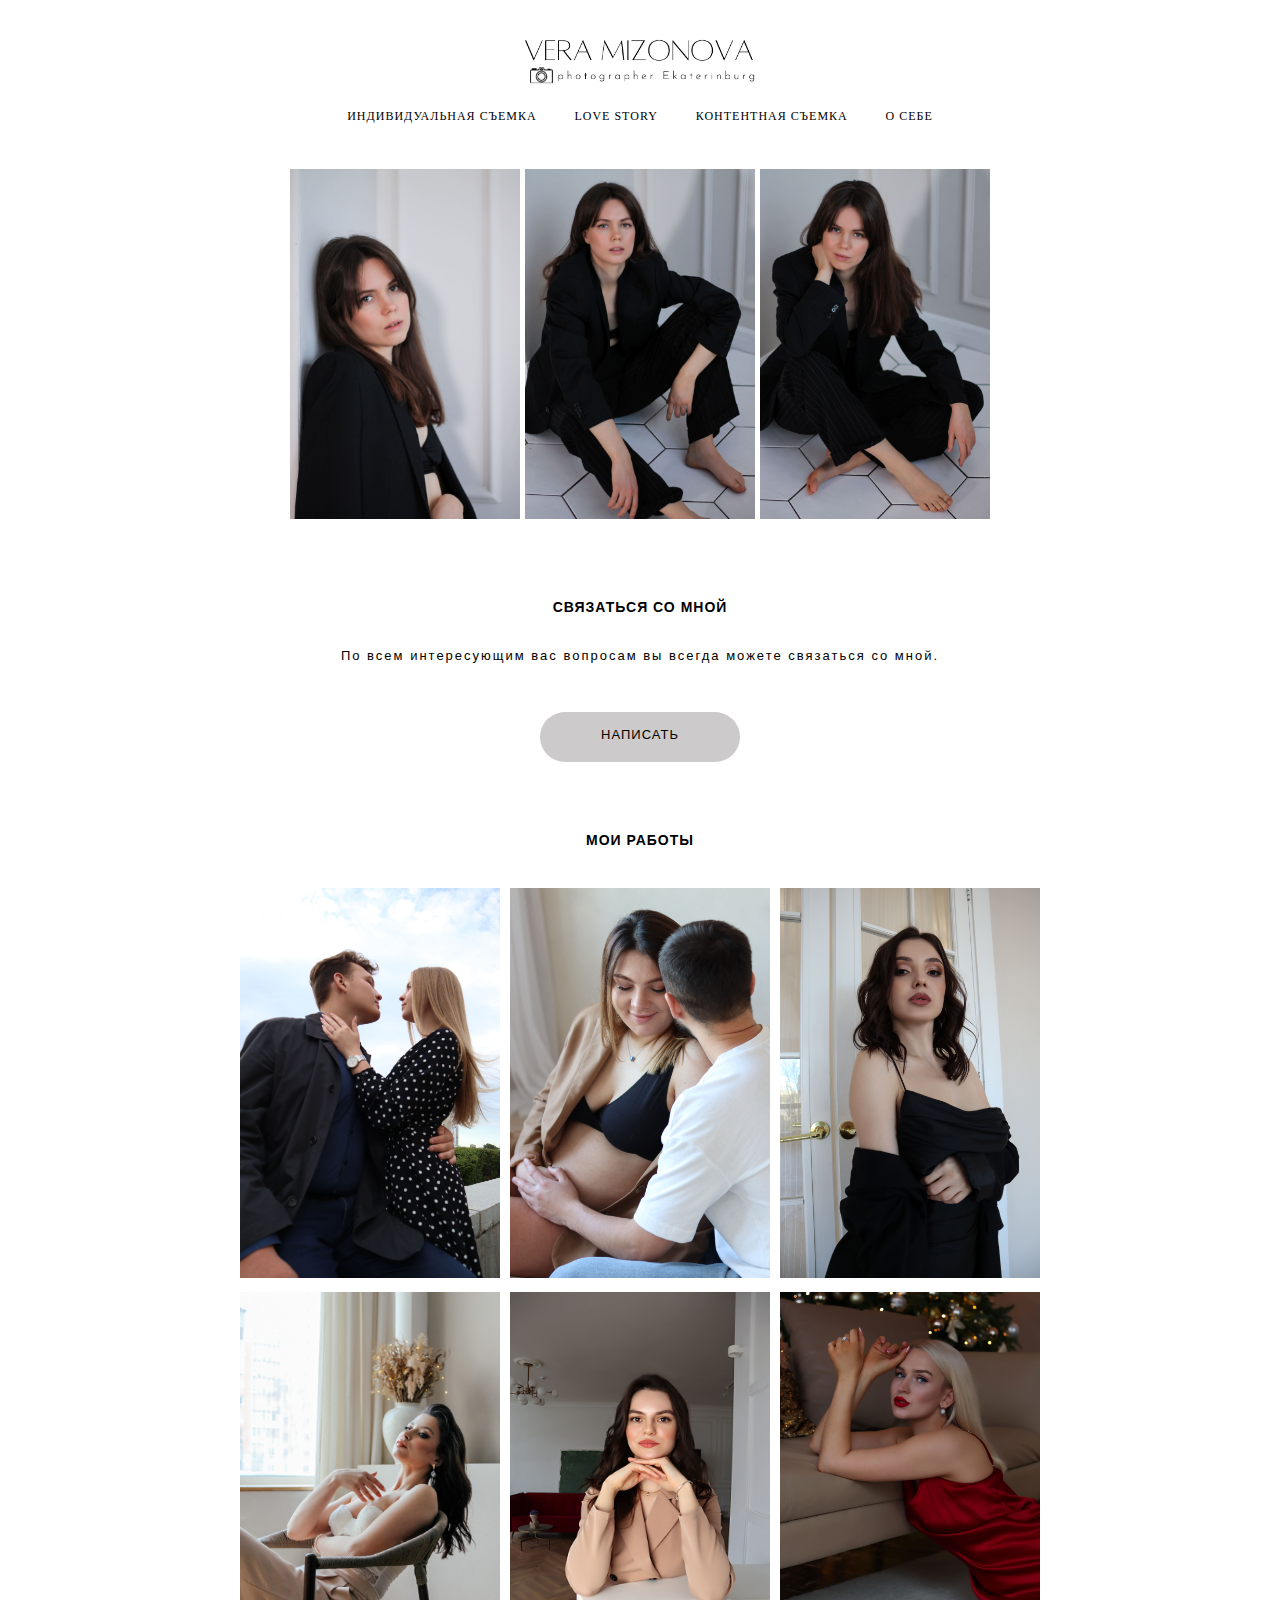
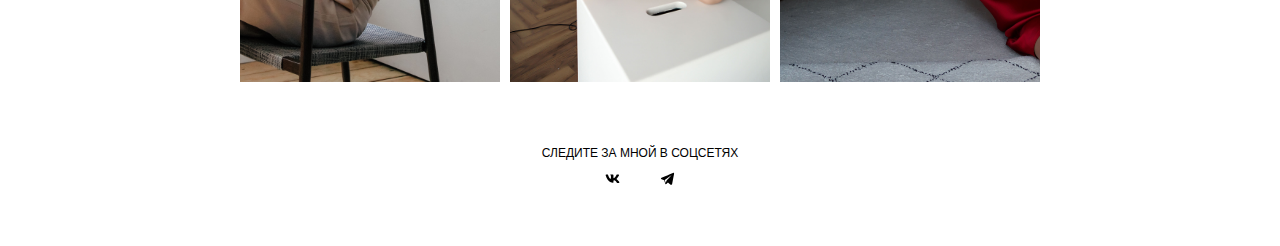
<file: index.html>
<!DOCTYPE html>
<html lang="en">
<head>
    <meta charset="UTF-8">
    <meta http-equiv="X-UA-Compatible" content="IE=edge">
    <meta name="viewport" content="width=device-width, initial-scale=1.0">
    <title>foto_by_mizonova</title>
    <link rel="stylesheet" href="https://unpkg.com/swiper@8/swiper-bundle.min.css"/>
    <link rel="stylesheet" href="css/style.css">
</head>
<body>
    <div class="site-container container">
        <header class="header">
            <a href="#" class="header__logo"></a>
            <nav class="header__nav">
                <ul class="header__list">
                    <li class="list-item">
                        <a href="individual.html" class="list-link">Индивидуальная съемка</a>
                    </li>
                    <li class="list-item">
                        <a href="lovestory.html" class="list-link">Love Story</a>
                    </li>
                    <li class="list-item">
                        <a href="content.html" class="list-link">Контентная съемка</a>
                    </li>
                    <li class="list-item">
                        <a href="contacts.html" class="list-link">О себе</a>
                    </li>
                </ul>
            </nav>
            <button class="burger btn-reset">
                <span class="burger__line"></span>
            </button>
        </header>
        <main class="main container">
            <div class="swiper">
                <div class="swiper-wrapper">
                    <div class="swiper-slide">
                        <div class="slide-content slide-1"></div>
                    </div>
                    <div class="swiper-slide">
                        <div class="slide-content slide-2"></div>
                    </div>
                    <div class="swiper-slide">
                        <div class="slide-content slide-3"></div>
                    </div>
                    <div class="swiper-slide">
                        <div class="slide-content slide-4"></div>
                    </div>
                    <div class="swiper-slide">
                        <div class="slide-content slide-5"></div>
                    </div>
                    <div class="swiper-slide">
                        <div class="slide-content slide-6"></div>
                    </div>
                    <div class="swiper-slide">
                        <div class="slide-content slide-7"></div>
                    </div>
                    <div class="swiper-slide">
                        <div class="slide-content slide-8"></div>
                    </div>
                    <div class="swiper-slide">
                        <div class="slide-content slide-9"></div>
                    </div>
                    <div class="swiper-slide">
                        <div class="slide-content slide-10"></div>
                    </div>
                    <div class="swiper-slide">
                        <div class="slide-content slide-11"></div>
                    </div>
                    <div class="swiper-slide">
                        <div class="slide-content slide-12"></div>
                    </div>
                </div>
            </div>
        </main>

        <section class="descr container">
            <h2 class="descr__title">Связаться со мной</h2>
            <div class="descr__text">
                По всем интересующим вас вопросам вы всегда можете связаться со мной.
            </div>
            <a href="https://wa.me/79655162667" class="descr__link">Написать</a>
            <!-- <button class="descr__btn btn-reset">Написать</button> -->
        </section>

        <section class="portfolio container">
            <h2 class="portfolio__title">Мои работы</h2>
            <ul class="portfolio__list grid">
                <li class="portfolio__item">
                    <img src="img/16.JPG" alt="" class="portfolio__img">
                </li>
                <li class="portfolio__item">
                    <img src="img/25.JPG" alt="" class="portfolio__img">
                </li>
                <li class="portfolio__item">
                    <img src="img/23.jpg" alt="" class="portfolio__img">
                </li>
                <li class="portfolio__item">
                    <img src="img/1.jpg" alt="" class="portfolio__img">
                </li>
                <li class="portfolio__item">
                    <img src="img/32.jpg" alt="" class="portfolio__img">
                </li>
                <li class="portfolio__item">
                    <img src="img/28.jpg" alt="" class="portfolio__img">
                </li>
            </ul>
        </section>
        <section class="social container">
            <h2 class="social__title">Следите за мной в соцсетях</h2>
            <ul class="social__list">
                <li class="social__item">
                    <a href="https://vk.com/foto_by_mizonova" class="social__link social__link-vk"></a>
                </li>
                <li class="social__item">
                    <a href="https://t.me/Mizonova_Foto" class="social__link social__link-tm"></a>
                </li>
            </ul>
        </section>

    </div>
    <script src="https://unpkg.com/swiper@8/swiper-bundle.min.js"></script>
    <script src="js/script.js"></script>
</body>
</html>
</file>
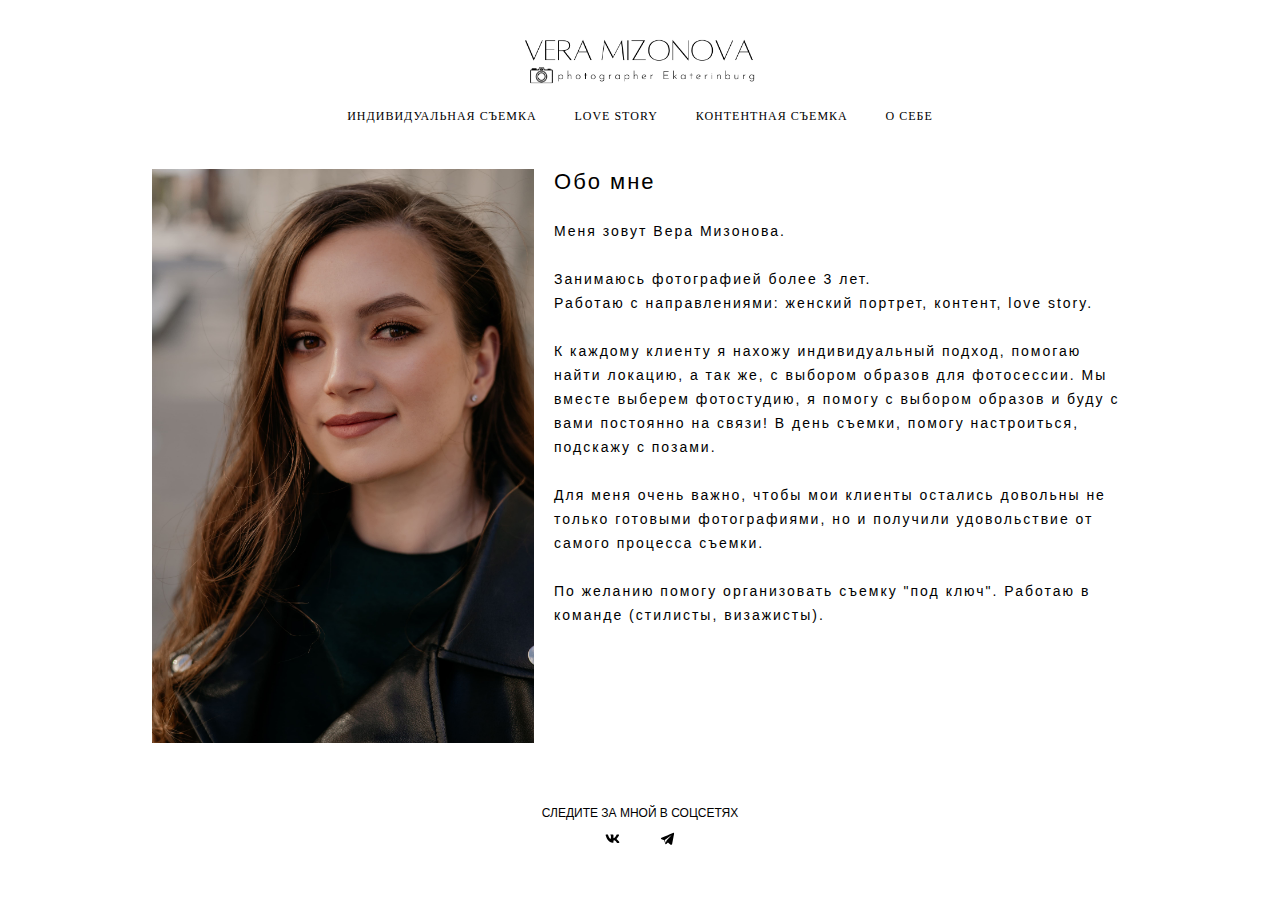
<file: contacts.html>
<!DOCTYPE html>
<html lang="en">
<head>
    <meta charset="UTF-8">
    <meta http-equiv="X-UA-Compatible" content="IE=edge">
    <meta name="viewport" content="width=device-width, initial-scale=1.0">
    <title>foto_by_mizonova</title>
    <link rel="stylesheet" href="https://unpkg.com/swiper@8/swiper-bundle.min.css"/>
    <link rel="stylesheet" href="css/style.css">
</head>
<body>
    <div class="site-container container">
        <header class="header">
            <a href="index.html" class="header__logo"></a>
            <nav class="header__nav">
                <ul class="header__list">
                    <li class="list-item">
                        <a href="individual.html" class="list-link">Индивидуальная съемка</a>
                    </li>
                    <li class="list-item">
                        <a href="lovestory.html" class="list-link">Love Story</a>
                    </li>
                    <li class="list-item">
                        <a href="content.html" class="list-link">Контентная съемка</a>
                    </li>
                    <li class="list-item">
                        <a href="contacts.html" class="list-link">О себе</a>
                    </li>
                </ul>
            </nav>
            <button class="burger btn-reset">
                <span class="burger__line"></span>
            </button>
        </header>
        
        <section class="about container">
            <div class="about__img">
                <img src="img/046.jpg" alt="about-photo">
            </div>
            <div class="about__descr">
                <div class="about__descr-title">
                    Обо мне
                </div>
                <div class="about__descr-text">
                    Меня зовут Вера Мизонова. 
                    <br><br>
                    Занимаюсь фотографией более 3 лет.
                    <br>
                    Работаю с направлениями: женский портрет, контент, love story.
                    <br><br> 
                    К каждому клиенту я нахожу индивидуальный подход, помогаю найти локацию, а так же, с выбором образов для фотосессии. Мы вместе выберем фотостудию, я помогу с выбором образов и буду с вами постоянно на связи! В день съемки, помогу настроиться, подскажу с позами. <br><br> 
                    Для меня очень важно, чтобы мои клиенты остались довольны не только готовыми фотографиями, но и получили удовольствие от самого процесса съемки.
                    <br><br> 
                    По желанию помогу организовать съемку "под ключ". Работаю в команде (стилисты, визажисты).
                </div>
            </div>
        </section>
       
        <section class="social container">
            <h2 class="social__title">Следите за мной в соцсетях</h2>
            <ul class="social__list">
                <li class="social__item">
                    <a href="https://vk.com/foto_by_mizonova" class="social__link social__link-vk"></a>
                </li>
                <li class="social__item">
                    <a href="https://t.me/Mizonova_Foto" class="social__link social__link-tm"></a>
                </li>
            </ul>
        </section>
    </div>
    <script src="https://unpkg.com/swiper@8/swiper-bundle.min.js"></script>
    <script src="js/script.js"></script>
</body>
</html>
</file>
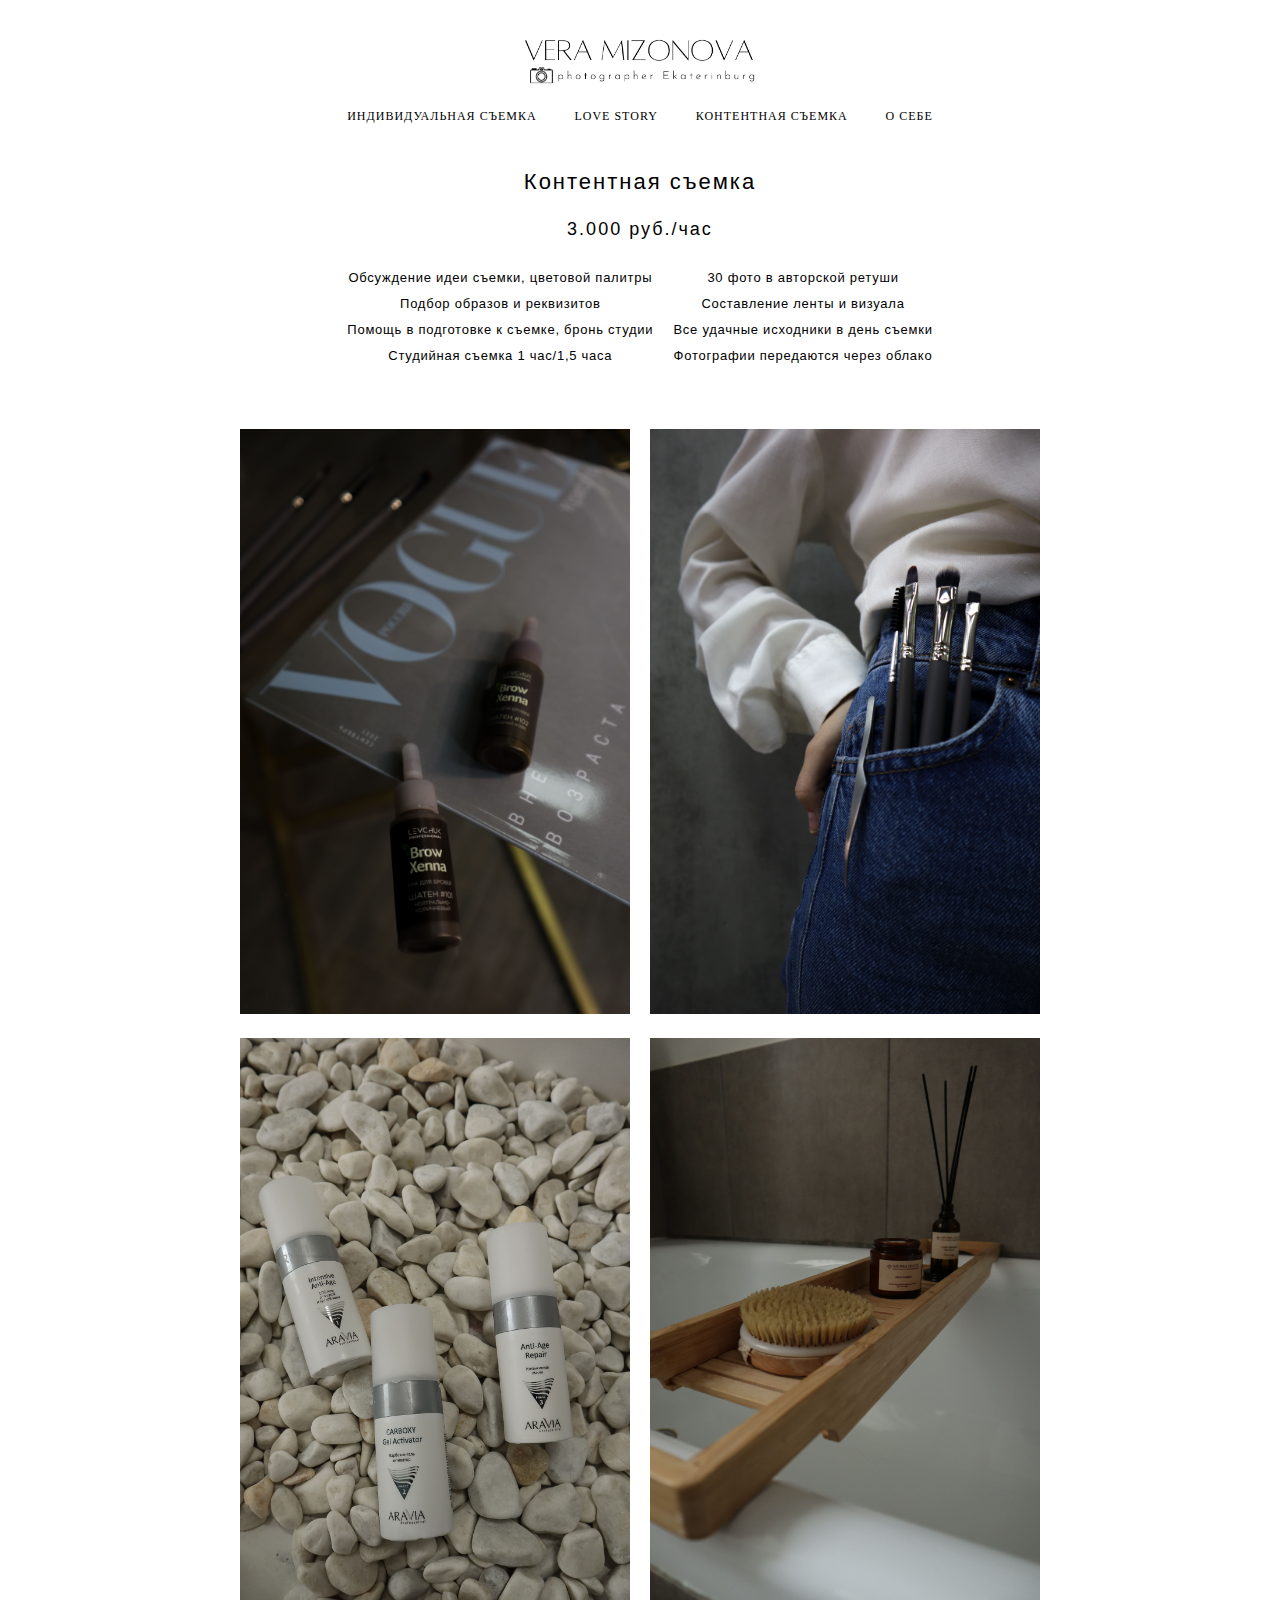
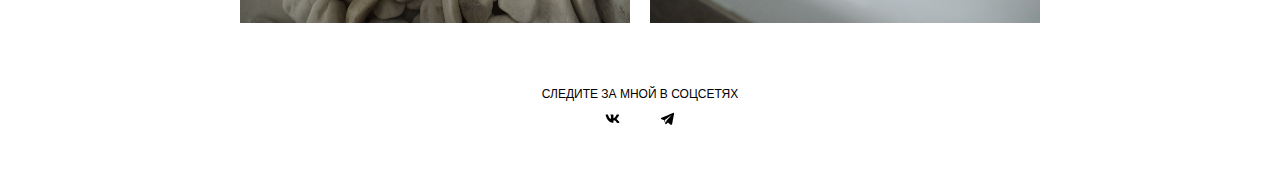
<file: content.html>
<!DOCTYPE html>
<html lang="en">
<head>
    <meta charset="UTF-8">
    <meta http-equiv="X-UA-Compatible" content="IE=edge">
    <meta name="viewport" content="width=device-width, initial-scale=1.0">
    <title>foto_by_mizonova</title>
    <link rel="stylesheet" href="https://unpkg.com/swiper@8/swiper-bundle.min.css"/>
    <link rel="stylesheet" href="css/style.css">
</head>
<body>
    <div class="site-container container">
        <header class="header">
            <a href="index.html" class="header__logo"></a>
            <nav class="header__nav">
                <ul class="header__list">
                    <li class="list-item">
                        <a href="individual.html" class="list-link">Индивидуальная съемка</a>
                    </li>
                    <li class="list-item">
                        <a href="lovestory.html" class="list-link">Love Story</a>
                    </li>
                    <li class="list-item">
                        <a href="content.html" class="list-link">Контентная съемка</a>
                    </li>
                    <li class="list-item">
                        <a href="contacts.html" class="list-link">О себе</a>
                    </li>
                </ul>
            </nav>
            <button class="burger btn-reset">
                <span class="burger__line"></span>
            </button>
        </header>
        <section class="content__descr container">
            <h2 class="content__descr-title">Контентная съемка</h2>
            <h3 class="content__descr-subtitle">3.000 руб./час</h3>
            <ul class="content__descr-list">
                <li class="content__descr-list-item">
                    Обсуждение идеи съемки, цветовой палитры
                    <br>
                    Подбор образов и реквизитов
                    <br>
                    Помощь в подготовке к съемке, бронь студии
                    <br>
                    Студийная съемка 1 час/1,5 часа
                </li>
                <li class="content__descr-list-item">
                    30 фото в авторской ретуши
                    <br>
                    Составление ленты и визуала
                    <br>
                    Все удачные исходники в день съемки
                    <br>
                    Фотографии передаются через облако
                </li>
            </ul>
        </section>
        <section class="content__portfolio container">
            <ul class="content__portfolio__list content-grid">
                <li class="content__portfolio__item">
                    <img src="img/17.jpg" alt="" class="content__portfolio__img">
                </li>
                <li class="content__portfolio__item">
                    <img src="img/19.jpg" alt="" class="content__portfolio__img">
                </li>
                <li class="content__portfolio__item">
                    <img src="img/30.jpg" alt="" class="content__portfolio__img">
                </li>
                <li class="content__portfolio__item">
                    <img src="img/31.jpg" alt="" class="content__portfolio__img">
                </li>
            </ul>
        </section>
       
       
        <section class="social container">
            <h2 class="social__title">Следите за мной в соцсетях</h2>
            <ul class="social__list">
                <li class="social__item">
                    <a href="https://vk.com/foto_by_mizonova" class="social__link social__link-vk"></a>
                </li>
                <li class="social__item">
                    <a href="https://t.me/Mizonova_Foto" class="social__link social__link-tm"></a>
                </li>
            </ul>
        </section>
    </div>
    <script src="https://unpkg.com/swiper@8/swiper-bundle.min.js"></script>
    <script src="js/script.js"></script>
</body>
</html>
</file>
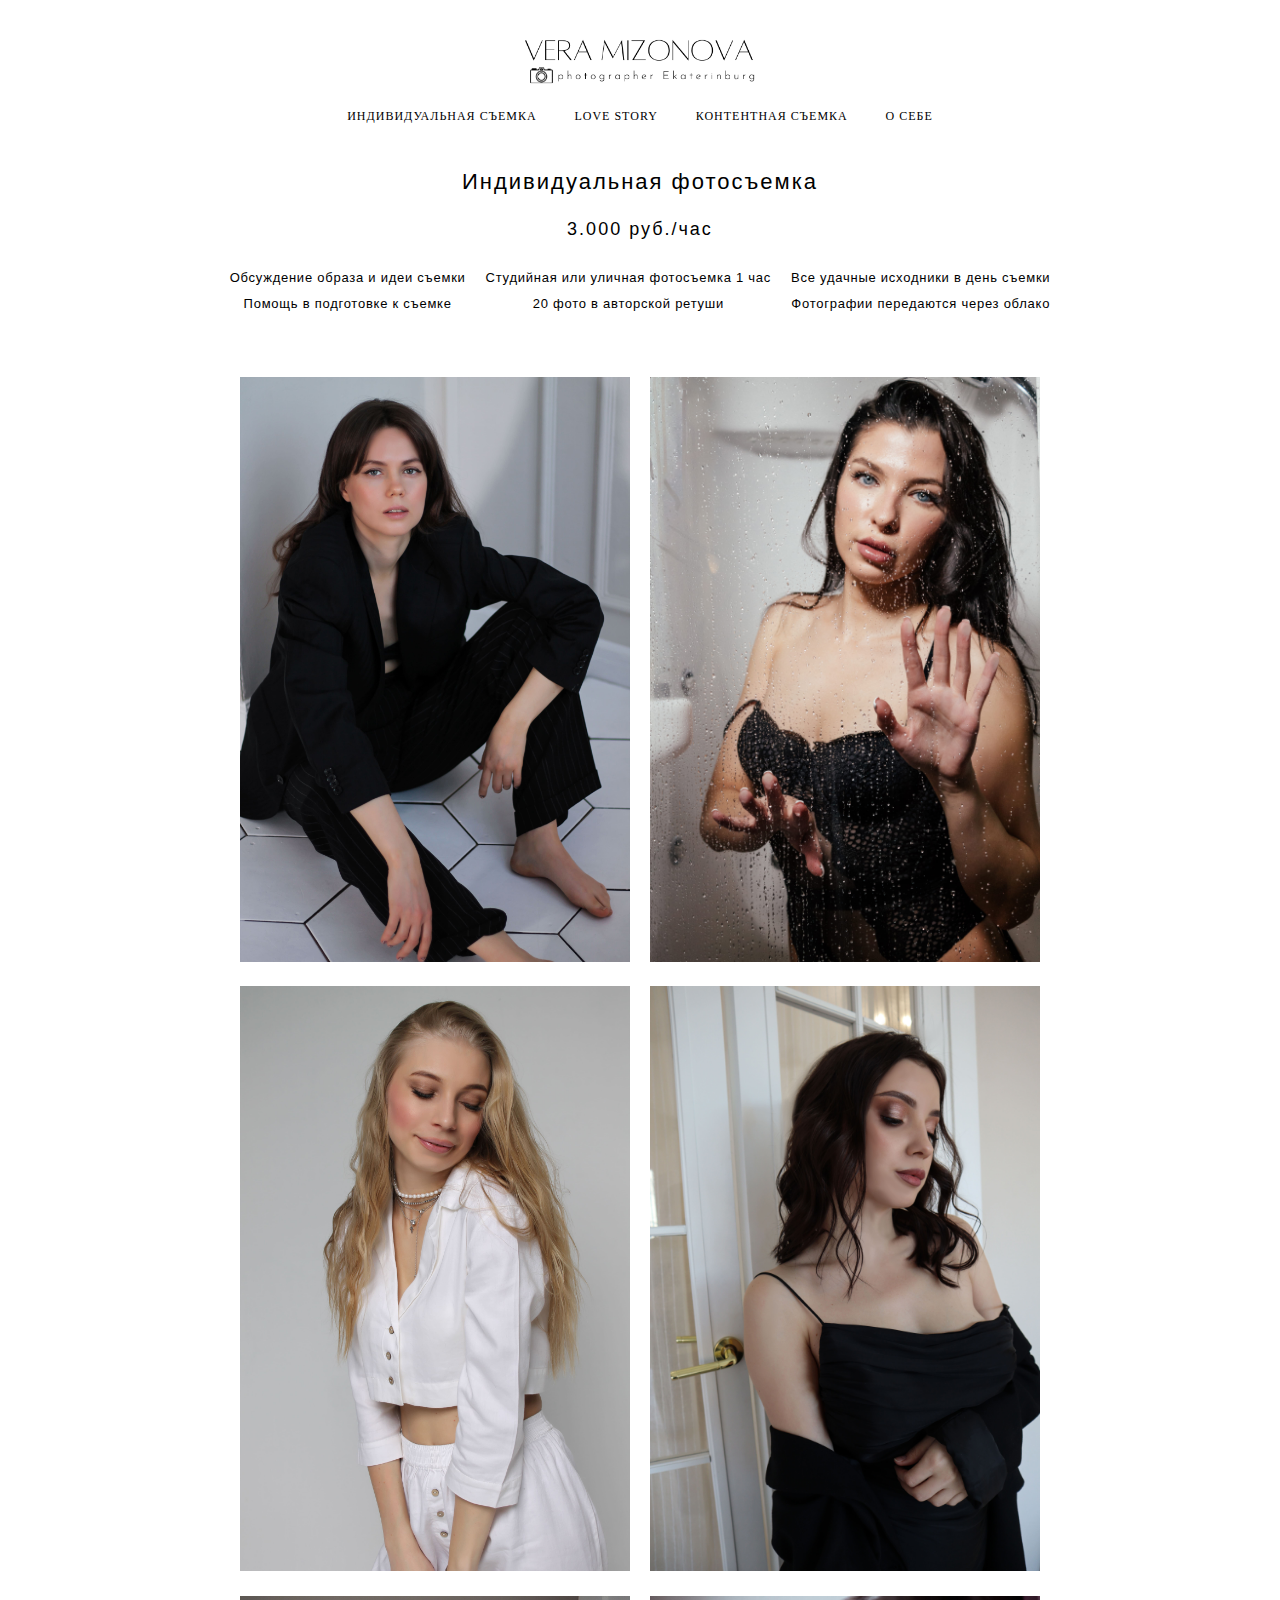
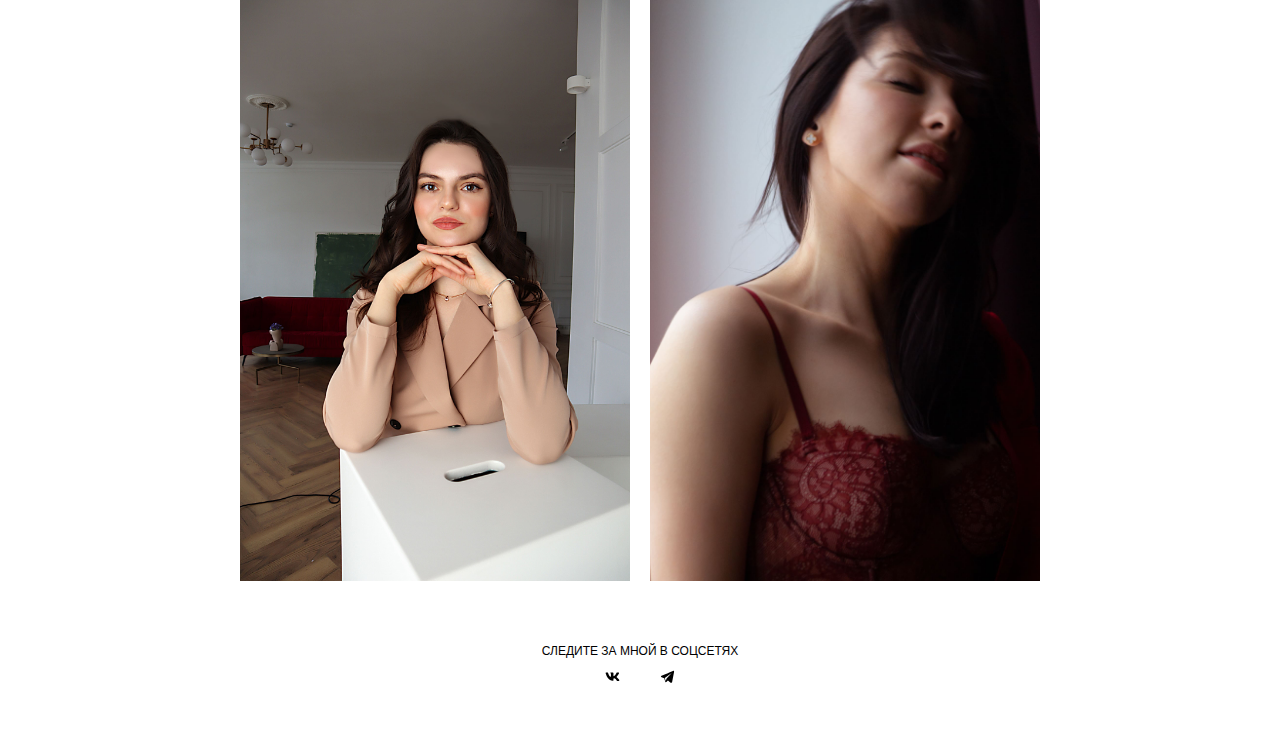
<file: individual.html>
<!DOCTYPE html>
<html lang="en">
<head>
    <meta charset="UTF-8">
    <meta http-equiv="X-UA-Compatible" content="IE=edge">
    <meta name="viewport" content="width=device-width, initial-scale=1.0">
    <title>foto_by_mizonova</title>
    <link rel="stylesheet" href="https://unpkg.com/swiper@8/swiper-bundle.min.css"/>
    <link rel="stylesheet" href="css/style.css">
</head>
<body>
    <div class="site-container container">
        <header class="header">
            <a href="index.html" class="header__logo"></a>
            <nav class="header__nav">
                <ul class="header__list">
                    <li class="list-item">
                        <a href="individual.html" class="list-link">Индивидуальная съемка</a>
                    </li>
                    <li class="list-item">
                        <a href="lovestory.html" class="list-link">Love Story</a>
                    </li>
                    <li class="list-item">
                        <a href="content.html" class="list-link">Контентная съемка</a>
                    </li>
                    <li class="list-item">
                        <a href="contacts.html" class="list-link">О себе</a>
                    </li>
                </ul>
            </nav>
            <button class="burger btn-reset">
                <span class="burger__line"></span>
            </button>
        </header>
        <section class="individual__descr container">
            <h2 class="individual__descr-title">Индивидуальная фотосъемка</h2>
            <h3 class="individual__descr-subtitle">3.000 руб./час</h3>
            <ul class="individual__descr-list">
                <li class="individual__descr-list-item">
                    Обсуждение образа и идеи съемки
                    <br>
                    Помощь в подготовке к съемке
                    </li>
                <li class="individual__descr-list-item">
                    Студийная или уличная фотосъемка 1 час
                    <br>
                    20 фото в авторской ретуши
                </li>
                <li class="individual__descr-list-item">
                    Все удачные исходники в день съемки
                    <br>
                    Фотографии передаются через облако
                </li>
            </ul>
        </section>
        <section class="individual__portfolio container">
            <ul class="individual__portfolio__list individual-grid">
                <li class="individual__portfolio__item">
                    <img src="img/4.jpg" alt="" class="individual__portfolio__img">
                </li>
                <li class="individual__portfolio__item">
                    <img src="img/11.jpg" alt="" class="individual__portfolio__img">
                </li>
                <li class="individual__portfolio__item">
                    <img src="img/13.jpg" alt="" class="individual__portfolio__img">
                </li>
                <li class="individual__portfolio__item">
                    <img src="img/24.jpg" alt="" class="individual__portfolio__img">
                </li>
                <li class="individual__portfolio__item">
                    <img src="img/32.jpg" alt="" class="individual__portfolio__img">
                </li>
                <li class="individual__portfolio__item">
                    <img src="img/7.jpg" alt="" class="individual__portfolio__img">
                </li>
            </ul>
        </section>
       
       
        <section class="social container">
            <h2 class="social__title">Следите за мной в соцсетях</h2>
            <ul class="social__list">
                <li class="social__item">
                    <a href="https://vk.com/foto_by_mizonova" class="social__link social__link-vk"></a>
                </li>
                <li class="social__item">
                    <a href="https://t.me/Mizonova_Foto" class="social__link social__link-tm"></a>
                </li>
            </ul>
        </section>
    </div>
    <script src="https://unpkg.com/swiper@8/swiper-bundle.min.js"></script>
    <script src="js/script.js"></script>
</body>
</html>
</file>
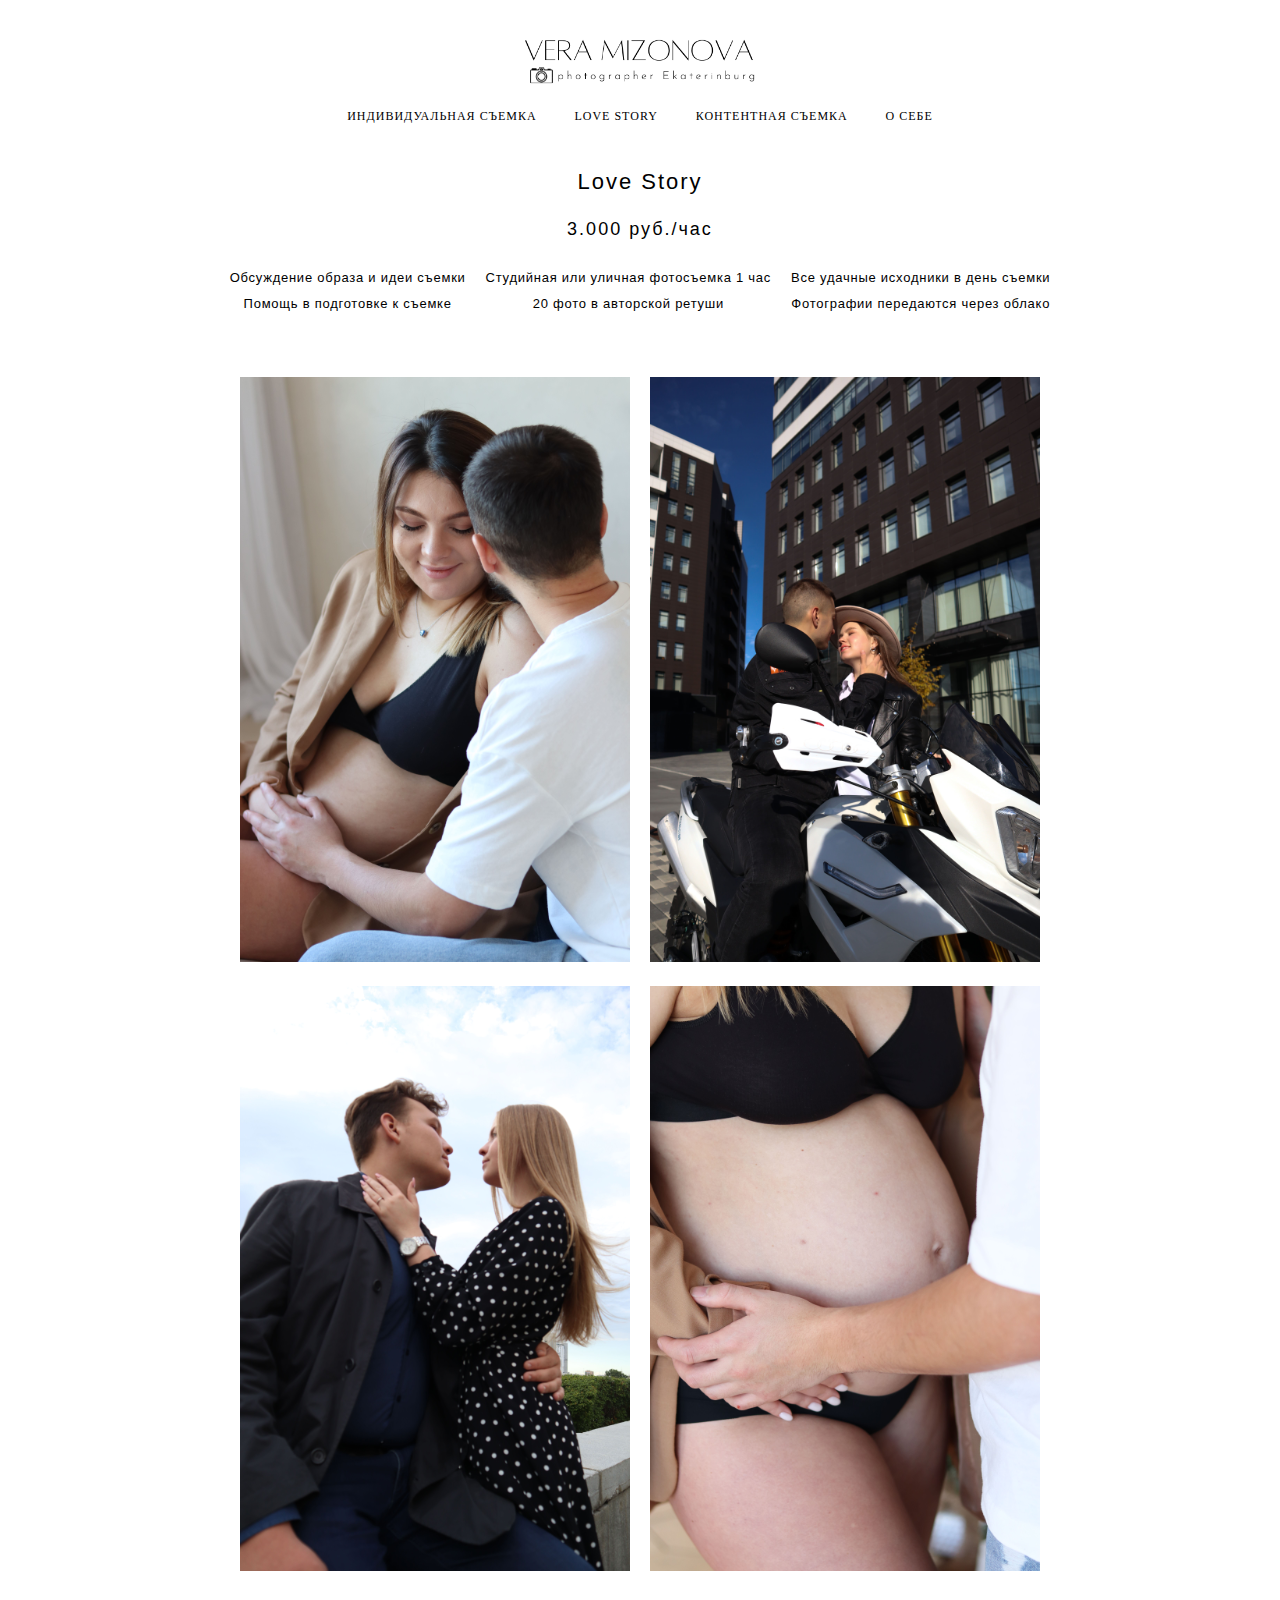
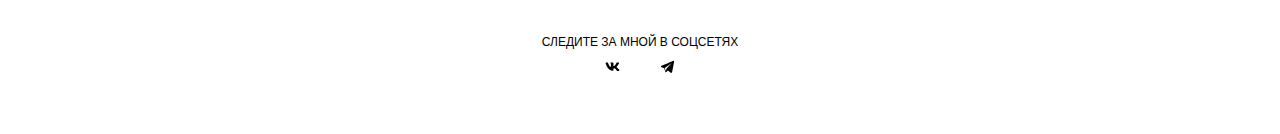
<file: lovestory.html>
<!DOCTYPE html>
<html lang="en">
<head>
    <meta charset="UTF-8">
    <meta http-equiv="X-UA-Compatible" content="IE=edge">
    <meta name="viewport" content="width=device-width, initial-scale=1.0">
    <title>foto_by_mizonova</title>
    <link rel="stylesheet" href="https://unpkg.com/swiper@8/swiper-bundle.min.css"/>
    <link rel="stylesheet" href="css/style.css">
</head>
<body>
    <div class="site-container container">
        <header class="header">
            <a href="index.html" class="header__logo"></a>
            <nav class="header__nav">
                <ul class="header__list">
                    <li class="list-item">
                        <a href="individual.html" class="list-link">Индивидуальная съемка</a>
                    </li>
                    <li class="list-item">
                        <a href="lovestory.html" class="list-link">Love Story</a>
                    </li>
                    <li class="list-item">
                        <a href="content.html" class="list-link">Контентная съемка</a>
                    </li>
                    <li class="list-item">
                        <a href="contacts.html" class="list-link">О себе</a>
                    </li>
                </ul>
            </nav>
            <button class="burger btn-reset">
                <span class="burger__line"></span>
            </button>
        </header>
        <section class="lovestory__descr container">
            <h2 class="lovestory__descr-title">Love Story</h2>
            <h3 class="lovestory__descr-subtitle">3.000 руб./час</h3>
            <ul class="lovestory__descr-list">
                <li class="lovestory__descr-list-item">
                    Обсуждение образа и идеи съемки
                    <br>
                    Помощь в подготовке к съемке
                </li>
                <li class="lovestory__descr-list-item">
                    Студийная или уличная фотосъемка 1 час
                    <br>
                    20 фото в авторской ретуши
                </li>
                <li class="lovestory__descr-list-item">
                    Все удачные исходники в день съемки
                    <br>
                    Фотографии передаются через облако
                </li>
            </ul>
        </section>
        <section class="lovestory__portfolio container">
            <ul class="lovestory__portfolio__list lovestory-grid">
                <li class="lovestory__portfolio__item">
                    <img src="img/25.JPG" alt="" class="lovestory__portfolio__img">
                </li>
                <li class="lovestory__portfolio__item">
                    <img src="img/21.jpg" alt="" class="lovestory__portfolio__img">
                </li>
                <li class="lovestory__portfolio__item">
                    <img src="img/16.JPG" alt="" class="lovestory__portfolio__img">
                </li>
                <li class="lovestory__portfolio__item">
                    <img src="img/26.JPG" alt="" class="lovestory__portfolio__img">
                </li>
            </ul>
        </section>
       
       
        <section class="social container">
            <h2 class="social__title">Следите за мной в соцсетях</h2>
            <ul class="social__list">
                <li class="social__item">
                    <a href="https://vk.com/foto_by_mizonova" class="social__link social__link-vk"></a>
                </li>
                <li class="social__item">
                    <a href="https://t.me/Mizonova_Foto" class="social__link social__link-tm"></a>
                </li>
            </ul>
        </section>
    </div>
    <script src="https://unpkg.com/swiper@8/swiper-bundle.min.js"></script>
    <script src="js/script.js"></script>
</body>
</html>
</file>
<file: css/style.css>
@import 'variables.css';
@import 'fonts.css';
@import 'global.css';
@import 'normalize.css';
@import 'overall.css';

@import 'components/header.css';
@import 'components/main.css';
@import 'components/descr.css';
@import 'components/portfolio.css';
@import 'components/social.css';
@import 'components/individual-descr.css';
@import 'components/individual__portfolio.css';

@import 'components/lovestory__descr.css';
@import 'components/lovestory__portfolio.css';

@import 'components/content__descr.css';
@import 'components/content__portfolio.css';

@import 'components/contacts.css';
</file>
